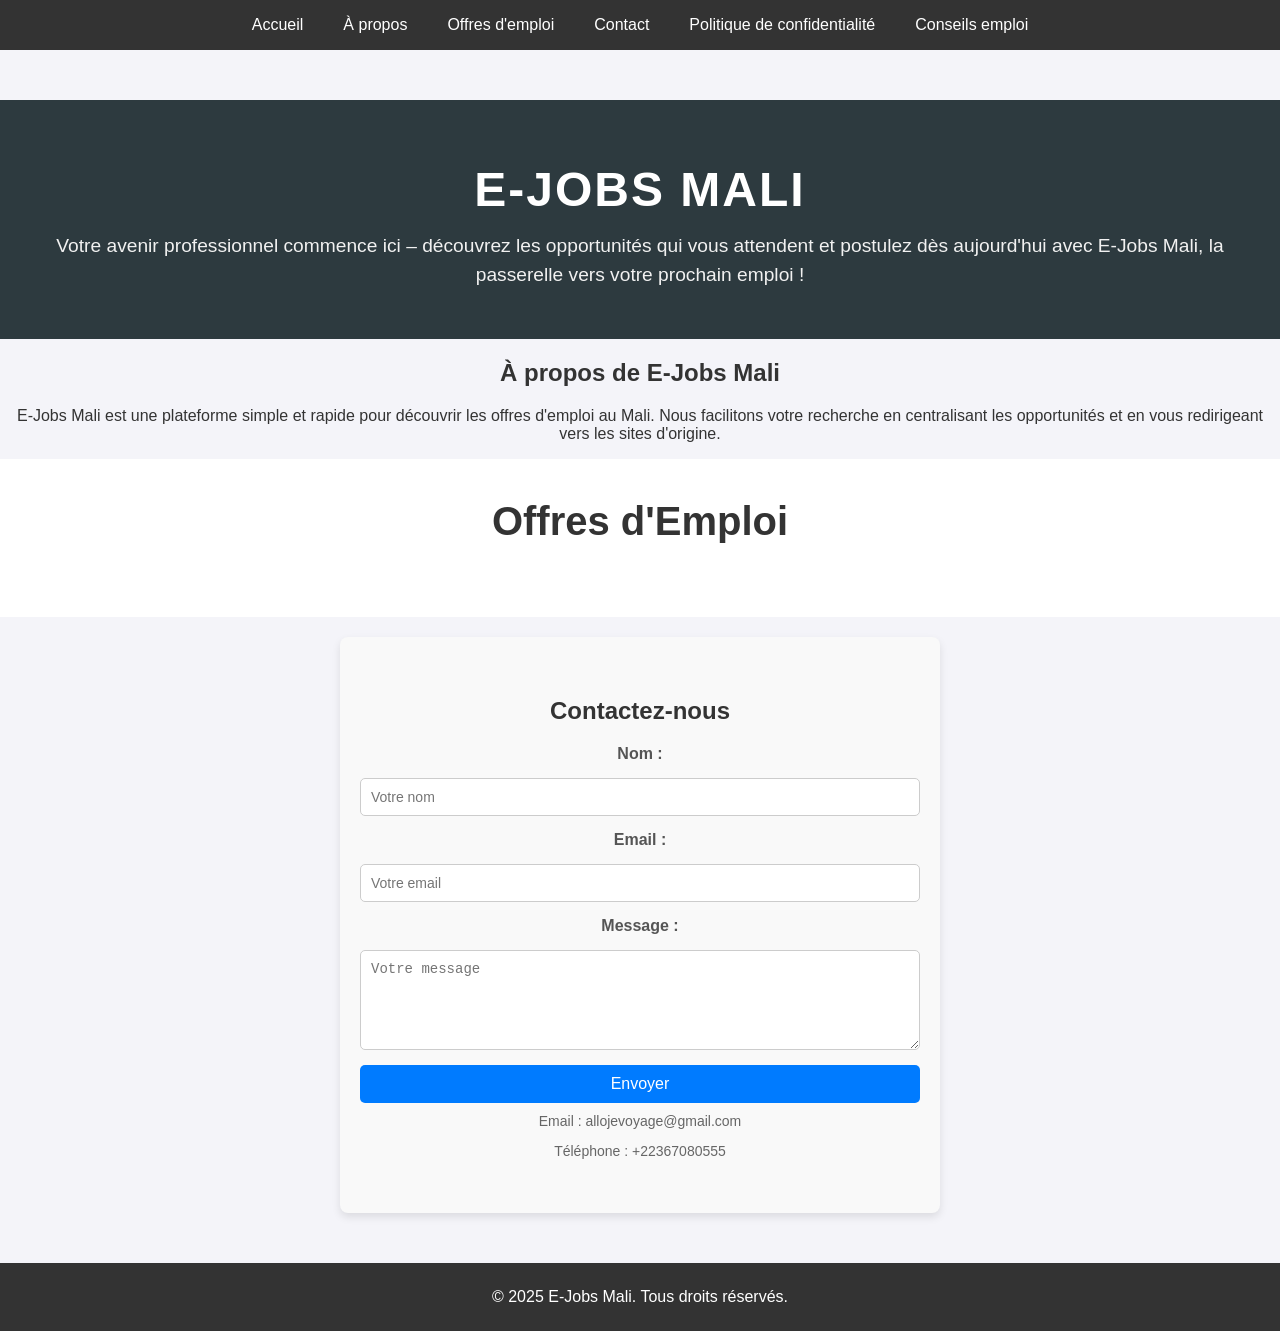
<file: index.html>
<!DOCTYPE html>
<html lang="fr">
<head>
    <meta charset="UTF-8">
    <meta name="viewport" content="width=device-width, initial-scale=1.0">
    <title>E-Jobs Mali</title>
    <link rel="stylesheet" href="style.css">
    <meta name="description" content="Plateforme de recherche d'emploi et de recrutement au Mali, trouvez des offres d'emploi et postulez facilement.">
    <meta name="keywords" content="emplois Mali, recrutement, offres d'emploi, E-Jobs Mali">
    <meta name="robots" content="index, follow">
    <script async src="https://pagead2.googlesyndication.com/pagead/js/adsbygoogle.js?client=ca-pub-3284182507492867"
     crossorigin="anonymous"></script>
<body>
 <!-- Navigation -->
<nav class="navbar">
    <ul>
        <li><a href="#home">Accueil</a></li>
        <li><a href="#about">À propos</a></li>
        <li><a href="#offres">Offres d'emploi</a></li>
        <li><a href="#contact">Contact</a></li>
        <li><a href="politiquedeconfidentialite.html">Politique de confidentialité</a></li>
        <li><a href="conseil.html">Conseils emploi</a></li>
    </ul>
</nav>

    <!-- En-tête -->
    <header id="home">
        <div class="header-container">
            <h1>E-Jobs Mali</h1>
            <p class="catchphrase">Votre avenir professionnel commence ici – découvrez les opportunités qui vous attendent et postulez dès aujourd'hui avec E-Jobs Mali, la passerelle vers votre prochain emploi !</p>
        </div>
    </header>

    <!-- Section À propos -->
    <section id="about" class="about">
        <h2>À propos de E-Jobs Mali</h2>
        <p>E-Jobs Mali est une plateforme simple et rapide pour découvrir les offres d'emploi au Mali. Nous facilitons votre recherche en centralisant les opportunités et en vous redirigeant vers les sites d'origine.</p>
    </section>

    <!-- Section Offres d'emploi -->
    <section id="offres" class="job-offers">
        <h2>Offres d'Emploi</h2>
        <div class="offres-container"></div>
    </section>

    <!-- Bouton "Remonter en haut" -->
    <button onclick="scrollToTop()" id="scrollTopBtn" title="Remonter en haut">▲</button>

    <!-- Section Contact -->
    <section id="contact" class="contact">
        <h2>Contactez-nous</h2>
        <form>
            <label for="name">Nom :</label>
            <input type="text" id="name" placeholder="Votre nom" required>
            <label for="email">Email :</label>
            <input type="email" id="email" placeholder="Votre email" required>
            <label for="message">Message :</label>
            <textarea id="message" placeholder="Votre message" required></textarea>
            <button type="submit">Envoyer</button>
        </form>
        <p>Email : allojevoyage@gmail.com</p>
        <p>Téléphone : +22367080555</p>
    </section>

    <!-- Pied de page -->
    <footer class="footer">
        <p>&copy; 2025 E-Jobs Mali. Tous droits réservés.</p>
    </footer>

    <!-- Script pour afficher les offres d'emploi -->
    <script src="data.js"></script>
    <script>
        const mois = {
            "Janvier": 0, "Février": 1, "Mars": 2, "Avril": 3, "Mai": 4, "Juin": 5,
            "Juillet": 6, "Août": 7, "Septembre": 8, "Octobre": 9, "Novembre": 10, "Décembre": 11
        };

        function convertirDate(dateStr) {
            const [jour, moisNom, annee] = dateStr.split(' ');
            return new Date(annee, mois[moisNom], jour);
        }

        function afficherOffres() {
            const currentDate = new Date();
            const offresUniques = new Set();
            const offresContainer = document.querySelector('.offres-container');
            offresContainer.innerHTML = '';

            offres.forEach(offre => {
                const dateFin = convertirDate(offre.dateFin);
                const key = `${offre.titre}-${offre.entreprise}`;

                if (!offresUniques.has(key) && currentDate <= dateFin) {
                    offresUniques.add(key);

                    const offreElement = document.createElement('div');
                    offreElement.classList.add('offre-card');

                    offreElement.innerHTML = `
                        <img src="${offre.logo}" alt="Logo de ${offre.entreprise}" class="logo">
                        <h3>${offre.titre}</h3>
                        <p><strong>Entreprise :</strong> ${offre.entreprise}</p>
                        <p><strong>Lieu :</strong> ${offre.lieu}</p>
                        <p><strong>Diplôme :</strong> ${offre.diplome}</p>
                        <p><strong>Date de publication :</strong> ${offre.datePublication}</p>
                        <p><strong>Date limite :</strong> ${offre.dateFin}</p>
                        <a href="${offre.lien}" target="_blank" rel="noopener noreferrer">Voir l'offre</a>
                    `;
                    offresContainer.appendChild(offreElement);
                }
            });
        }
        afficherOffres();

        let isScrolling;
        window.onscroll = function () {
            window.clearTimeout(isScrolling);
            isScrolling = setTimeout(() => {
                const btn = document.getElementById("scrollTopBtn");
                btn.style.display = (window.scrollY > 300) ? "block" : "none";
            }, 100);
        };

        function scrollToTop() {
            window.scrollTo({ top: 0, behavior: 'smooth' });
        }
    </script>
</body>
</html>
</file>
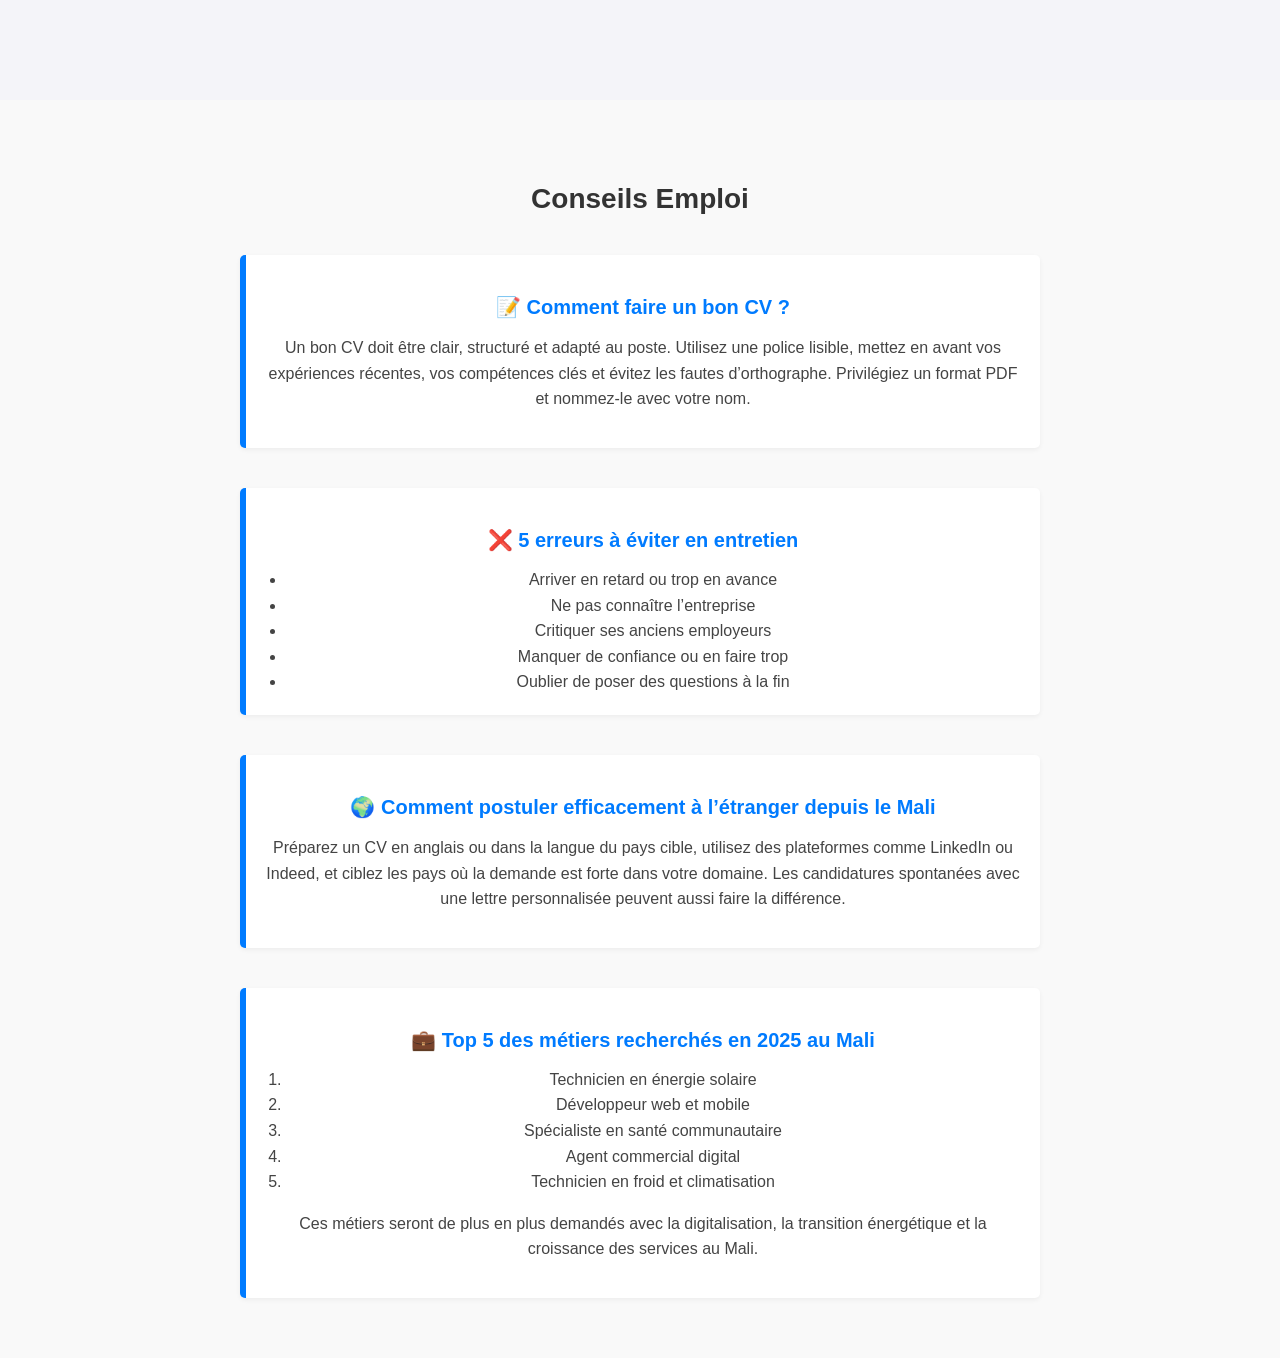
<file: conseil.html>
<!DOCTYPE html>
<html lang="fr">
<head>
    <meta charset="UTF-8">
    <meta name="viewport" content="width=device-width, initial-scale=1.0">
    <title>E-Jobs Mali</title>
    <link rel="stylesheet" href="style.css">
    <meta name="description" content="Plateforme de recherche d'emploi et de recrutement au Mali, trouvez des offres d'emploi et postulez facilement.">
    <meta name="keywords" content="emplois Mali, recrutement, offres d'emploi, E-Jobs Mali">
    <meta name="robots" content="index, follow">
   <script async src="https://pagead2.googlesyndication.com/pagead/js/adsbygoogle.js?client=ca-pub-3284182507492867"
     crossorigin="anonymous"></script>
</head>
<section id="conseils" style="padding: 60px 20px; background: #f9f9f9;">
  <h2 style="text-align:center; margin-bottom: 40px;">Conseils Emploi</h2>

  <article style="max-width: 800px; margin: auto; margin-bottom: 40px;">
    <h3>📝 Comment faire un bon CV ?</h3>
    <p>Un bon CV doit être clair, structuré et adapté au poste. Utilisez une police lisible, mettez en avant vos expériences récentes, vos compétences clés et évitez les fautes d’orthographe. Privilégiez un format PDF et nommez-le avec votre nom.</p>
  </article>

  <article style="max-width: 800px; margin: auto; margin-bottom: 40px;">
    <h3>❌ 5 erreurs à éviter en entretien</h3>
    <ul>
      <li>Arriver en retard ou trop en avance</li>
      <li>Ne pas connaître l’entreprise</li>
      <li>Critiquer ses anciens employeurs</li>
      <li>Manquer de confiance ou en faire trop</li>
      <li>Oublier de poser des questions à la fin</li>
    </ul>
  </article>

  <article style="max-width: 800px; margin: auto; margin-bottom: 40px;">
    <h3>🌍 Comment postuler efficacement à l’étranger depuis le Mali</h3>
    <p>Préparez un CV en anglais ou dans la langue du pays cible, utilisez des plateformes comme LinkedIn ou Indeed, et ciblez les pays où la demande est forte dans votre domaine. Les candidatures spontanées avec une lettre personnalisée peuvent aussi faire la différence.</p>
  </article>

  <article style="max-width: 800px; margin: auto;">
    <h3>💼 Top 5 des métiers recherchés en 2025 au Mali</h3>
    <ol>
      <li>Technicien en énergie solaire</li>
      <li>Développeur web et mobile</li>
      <li>Spécialiste en santé communautaire</li>
      <li>Agent commercial digital</li>
      <li>Technicien en froid et climatisation</li>
    </ol>
    <p>Ces métiers seront de plus en plus demandés avec la digitalisation, la transition énergétique et la croissance des services au Mali.</p>
  </article>
</section>
</file>
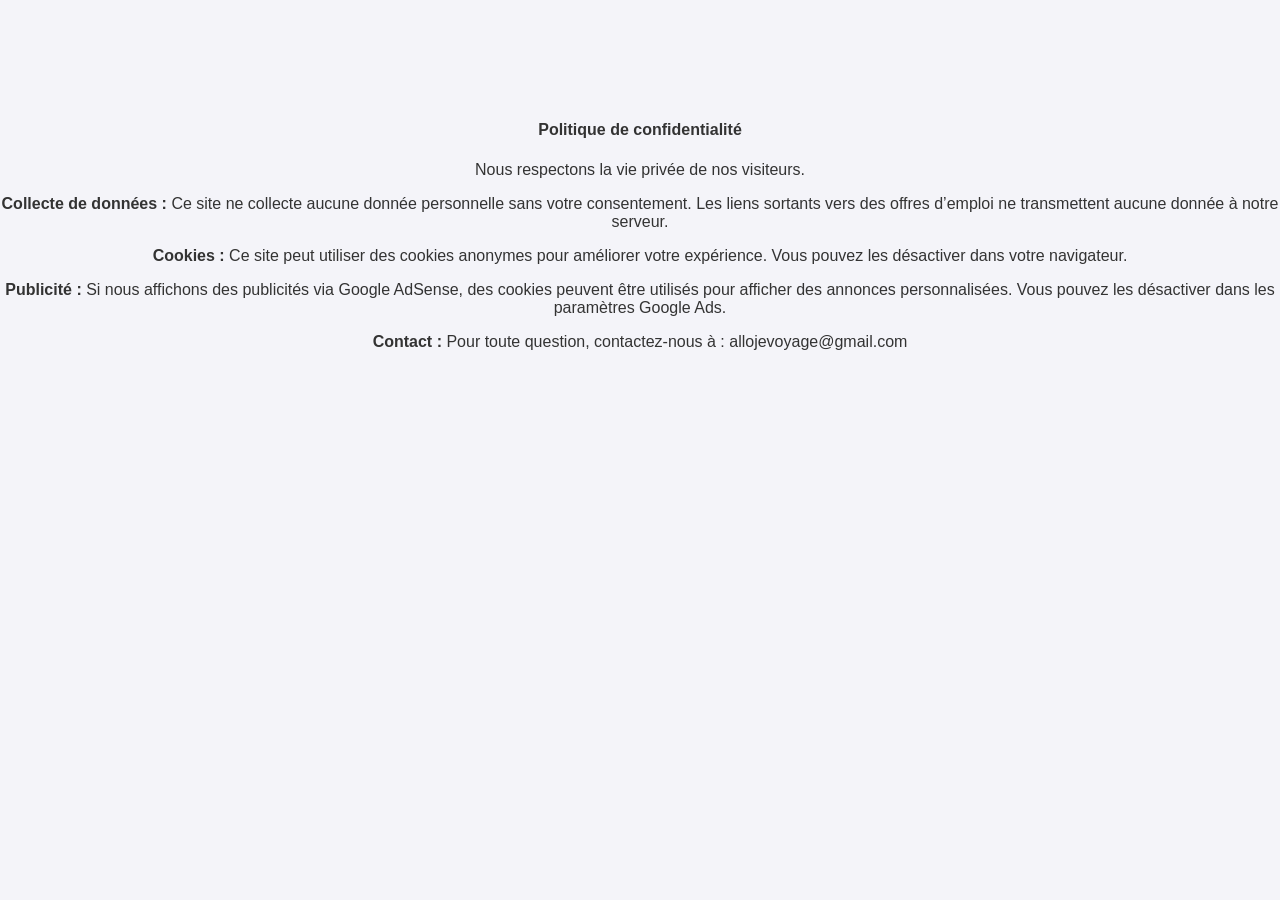
<file: politiquedeconfidentialite.html>
<!DOCTYPE html>
<html lang="fr">
<head>
    <meta charset="UTF-8">
    <meta name="viewport" content="width=device-width, initial-scale=1.0">
    <title>E-Jobs Mali</title>
    <link rel="stylesheet" href="style.css">
    <meta name="description" content="Plateforme de recherche d'emploi et de recrutement au Mali, trouvez des offres d'emploi et postulez facilement.">
    <meta name="keywords" content="emplois Mali, recrutement, offres d'emploi, E-Jobs Mali">
    <meta name="robots" content="index, follow">
<script async src="https://pagead2.googlesyndication.com/pagead/js/adsbygoogle.js?client=ca-pub-3284182507492867"
     crossorigin="anonymous"></script>
</head>
            <!--Politique de confidentialité-->
    <section id="Politiquedeconfidentialité" class="Politique de confidentialité">
   <h4>Politique de confidentialité</h4>
  <p>Nous respectons la vie privée de nos visiteurs.</p>

  <p><strong>Collecte de données :</strong> Ce site ne collecte aucune donnée personnelle sans votre consentement. Les liens sortants vers des offres d’emploi ne transmettent aucune donnée à notre serveur.</p>

  <p><strong>Cookies :</strong> Ce site peut utiliser des cookies anonymes pour améliorer votre expérience. Vous pouvez les désactiver dans votre navigateur.</p>

  <p><strong>Publicité :</strong> Si nous affichons des publicités via Google AdSense, des cookies peuvent être utilisés pour afficher des annonces personnalisées. Vous pouvez les désactiver dans les paramètres Google Ads.</p>

  <p><strong>Contact :</strong> Pour toute question, contactez-nous à : allojevoyage@gmail.com</p>
</file>
<file: style.css>
/* Réinitialisation des marges et centrage général */
html, body {
    margin: 0;
    padding: 0;
    font-family: Arial, sans-serif;
    background-color: #f4f4f9;
    color: #333;
    text-align: center;
    overflow-x: hidden; /* Évite les débordements horizontaux */
    width: 100vw; /* Assure que le site ne dépasse pas */
}

/* Empêche les éléments de dépasser la largeur de l'écran */
* {
    box-sizing: border-box;
    max-width: 100%;
}

/* Conteneur principal */
.container {
    max-width: 1200px;
    margin: 0 auto;
    padding: 0 15px;
    overflow: hidden; /* Empêche les débordements */
}

/* HEADER */
header {
    background-color: #2d3a3f;
    color: white;
    padding: 30px;
    text-align: center;
    width: 100%;
}

h1 {
    font-size: 3rem;
    margin-bottom: 15px;
    text-transform: uppercase;
    letter-spacing: 2px;
}

/* Catchphrase */
.catchphrase {
    font-size: 1.2rem;
    line-height: 1.5;
    margin-top: 10px;
    font-weight: 400;
    color: #f1f1f1;
}

/* OFFRES D'EMPLOI */
.job-offers {
    background-color: #fff;
    padding: 40px 20px;
    text-align: center;
    width: 100%;
}

.job-offers h2 {
    font-size: 2.5rem;
    margin-top: 0;
}

/* LISTE DES OFFRES */
.offres {
    display: flex;
    flex-wrap: wrap;
    justify-content: center;
    gap: 20px;
    padding: 20px;
    overflow: hidden; /* Empêche les débordements */
}

/* CARTE D'UNE OFFRE */
.offre-card {
    background-color: #fff;
    border: 1px solid #ddd;
    border-radius: 8px;
    width: 100%; /* Ajuste la largeur pour éviter de dépasser */
    max-width: 350px;
    padding: 20px;
    box-shadow: 0 4px 8px rgba(0, 0, 0, 0.1);
    transition: transform 0.2s;
    text-align: center;
}

.offre-card:hover {
    transform: translateY(-5px);
}

.offre-card img {
    width: 80px;
    height: 80px;
    object-fit: contain;
    display: block;
    margin: 0 auto 15px;
}

.offre-card h3 {
    font-size: 1.4em;
    margin-bottom: 10px;
}

.offre-card p {
    margin: 5px 0;
    font-size: 0.95em;
}

.offre-card a {
    display: inline-block;
    margin-top: 15px;
    padding: 10px 20px;
    background-color: #4CAF50; /* Vert */
    color: white;
    text-decoration: none;
    border-radius: 5px;
    font-weight: bold;
    text-align: center;
}

.offre-card a:hover {
    background-color: #388E3C; /* Vert plus foncé au survol */
}

/* BOUTON REMONTER EN HAUT */
#scrollTopBtn {
    display: none;
    position: fixed;
    bottom: 30px;
    right: 30px;
    z-index: 99;
    font-size: 24px;
    border: none;
    outline: none;
    background-color: #007BFF;
    color: white;
    cursor: pointer;
    padding: 15px;
    border-radius: 50%;
    box-shadow: 0 4px 8px rgba(0, 0, 0, 0.2);
}

#scrollTopBtn:hover {
    background-color: #0056b3;
}

.navbar {
    position: fixed;
    top: 0;
    width: 100%;
    background: #333;
    padding: 10px 0;
    z-index: 1000;

    display: flex;
    justify-content: center;
    align-items: center;
    flex-wrap: wrap;
}

/* Navigation UL */
.navbar ul {
    display: flex;
    flex-wrap: wrap;        /* ✅ permet le retour à la ligne */
    justify-content: center;
    row-gap: 10px;          /* ✅ espace vertical entre les lignes du menu */
    column-gap: 20px;       /* ✅ espace horizontal */
    padding: 0;
    margin: 0;
    list-style: none;
}

/* Pour éviter chevauchement du contenu */
body {
    padding-top: 100px;     /* ✅ espace en haut pour laisser passer le menu */
}

/* Liens du menu */
.navbar ul li a {
    color: white;
    text-decoration: none;
    font-size: 16px;
    padding: 6px 10px;
    display: inline-block;
}

.navbar ul li a:hover {
    text-decoration: underline;
}

/* PIED DE PAGE */
.footer {
    background: #333;
    color: white;
    text-align: center;
    padding: 20px 0;
    margin-top: 50px;
    width: 100%;
}

.footer p {
    margin: 5px 0;
}

/* FORMULAIRE DE CONTACT */
.contact {
    background-color: #f9f9f9;
    padding: 40px 20px;
    margin: 20px auto;
    border-radius: 8px;
    max-width: 600px;
    box-shadow: 0 4px 8px rgba(0, 0, 0, 0.1);
}

.contact h2 {
    text-align: center;
    margin-bottom: 20px;
    color: #333;
    font-size: 24px;
}

.contact form {
    display: flex;
    flex-direction: column;
    gap: 15px;
}

.contact form label {
    font-weight: bold;
    color: #555;
}

.contact form input,
.contact form textarea {
    width: 100%;
    padding: 10px;
    border: 1px solid #ccc;
    border-radius: 5px;
    font-size: 14px;
    transition: border-color 0.3s;
}

.contact form input:focus,
.contact form textarea:focus {
    outline: none;
    border-color: #007bff;
    box-shadow: 0 0 5px rgba(0, 123, 255, 0.5);
}

.contact form textarea {
    resize: vertical;
    min-height: 100px;
}

.contact form button {
    background-color: #007bff;
    color: white;
    padding: 10px;
    border: none;
    border-radius: 5px;
    font-size: 16px;
    cursor: pointer;
    transition: background-color 0.3s, box-shadow 0.3s;
}

.contact form button:hover {
    background-color: #0056b3;
    box-shadow: 0 2px 5px rgba(0, 0, 0, 0.2);
}

.contact p {
    text-align: center;
    color: #666;
    font-size: 14px;
    margin-top: 10px;
}
/* CONSEILS EMPLOI */
#conseils {
    padding: 60px 20px;
    background-color: #f9f9f9;
    font-family: Arial, sans-serif;
}

#conseils h2 {
    text-align: center;
    font-size: 28px;
    color: #333;
    margin-bottom: 40px;
}

#conseils article {
    max-width: 800px;
    margin: 0 auto 40px auto;
    padding: 20px;
    background-color: #fff;
    border-left: 6px solid #007BFF;
    box-shadow: 0 2px 5px rgba(0,0,0,0.05);
    border-radius: 5px;
}

#conseils h3 {
    font-size: 20px;
    color: #007BFF;
    margin-bottom: 15px;
}

#conseils p, #conseils li {
    font-size: 16px;
    line-height: 1.6;
    color: #444;
}

#conseils ul, #conseils ol {
    padding-left: 20px;
    margin: 0;
}

#conseils ul li::before {
    color: #007BFF;
    font-weight: bold;
}
</file>
